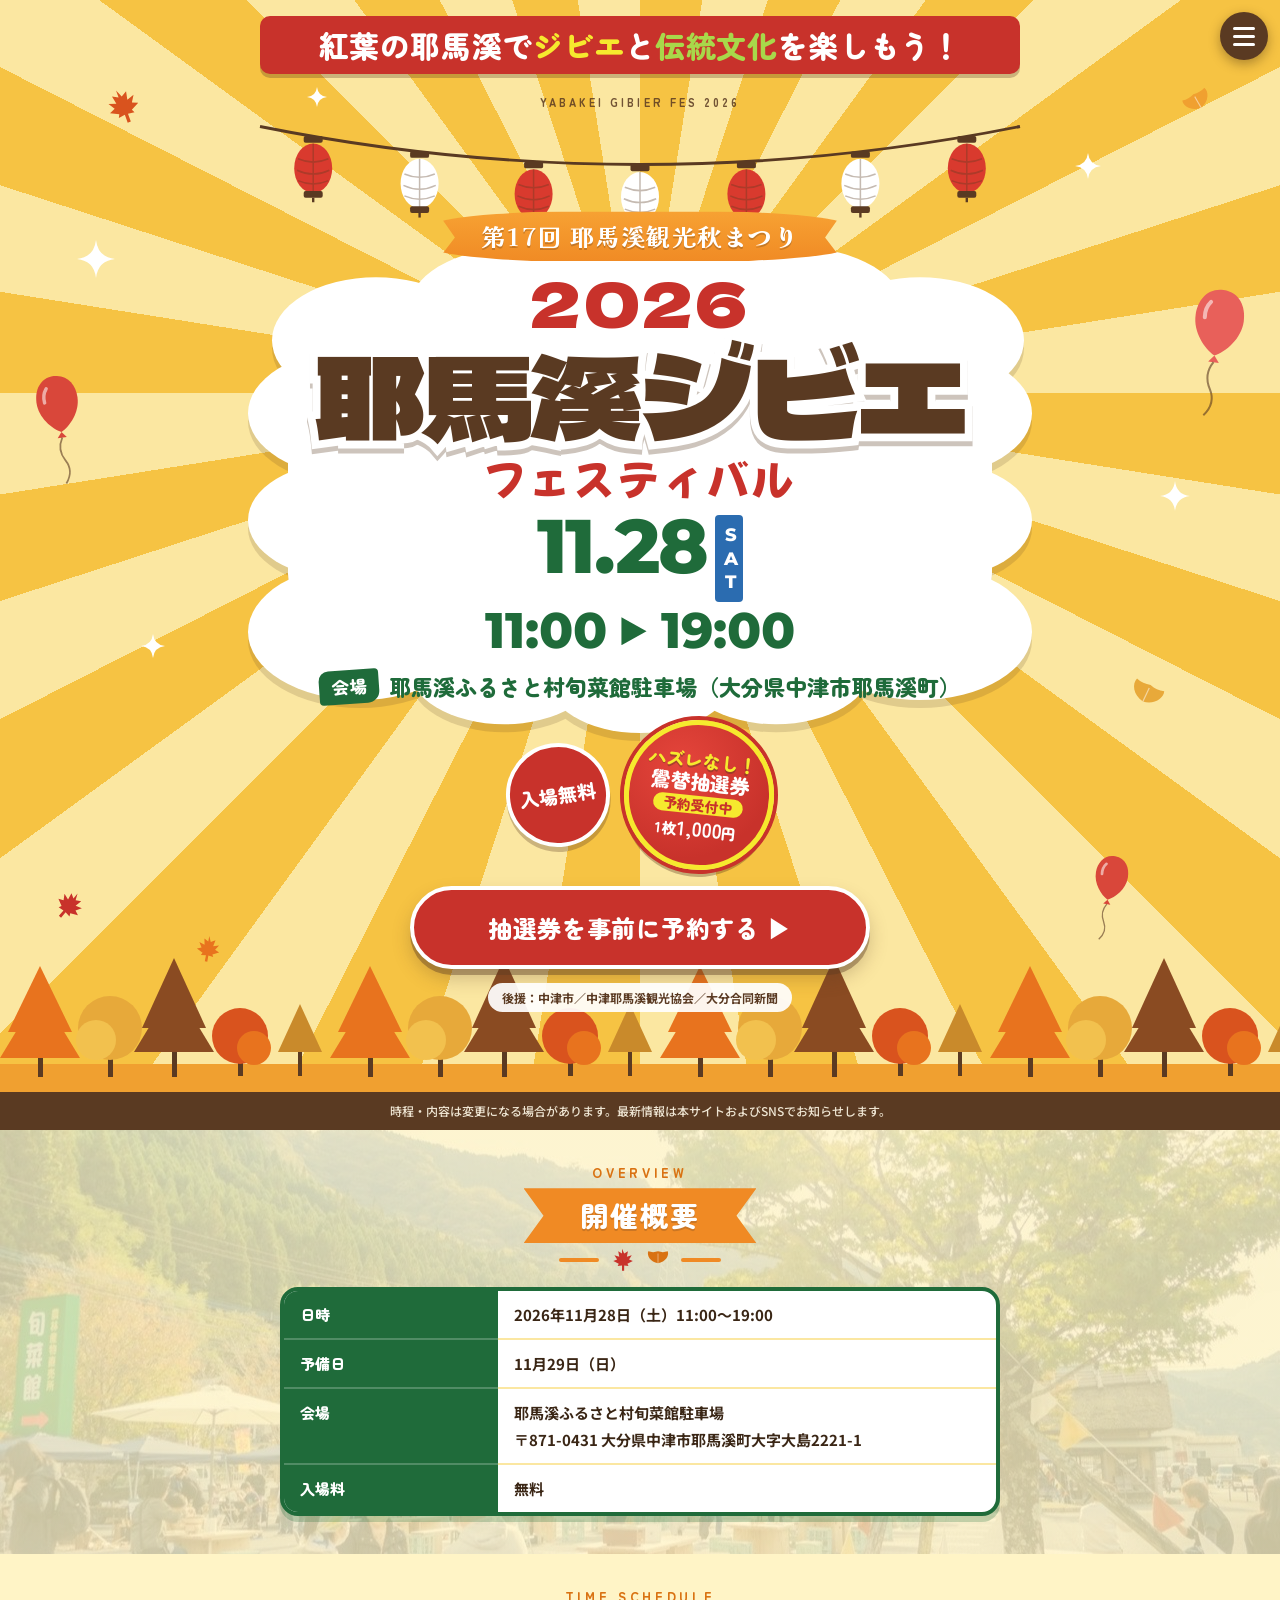
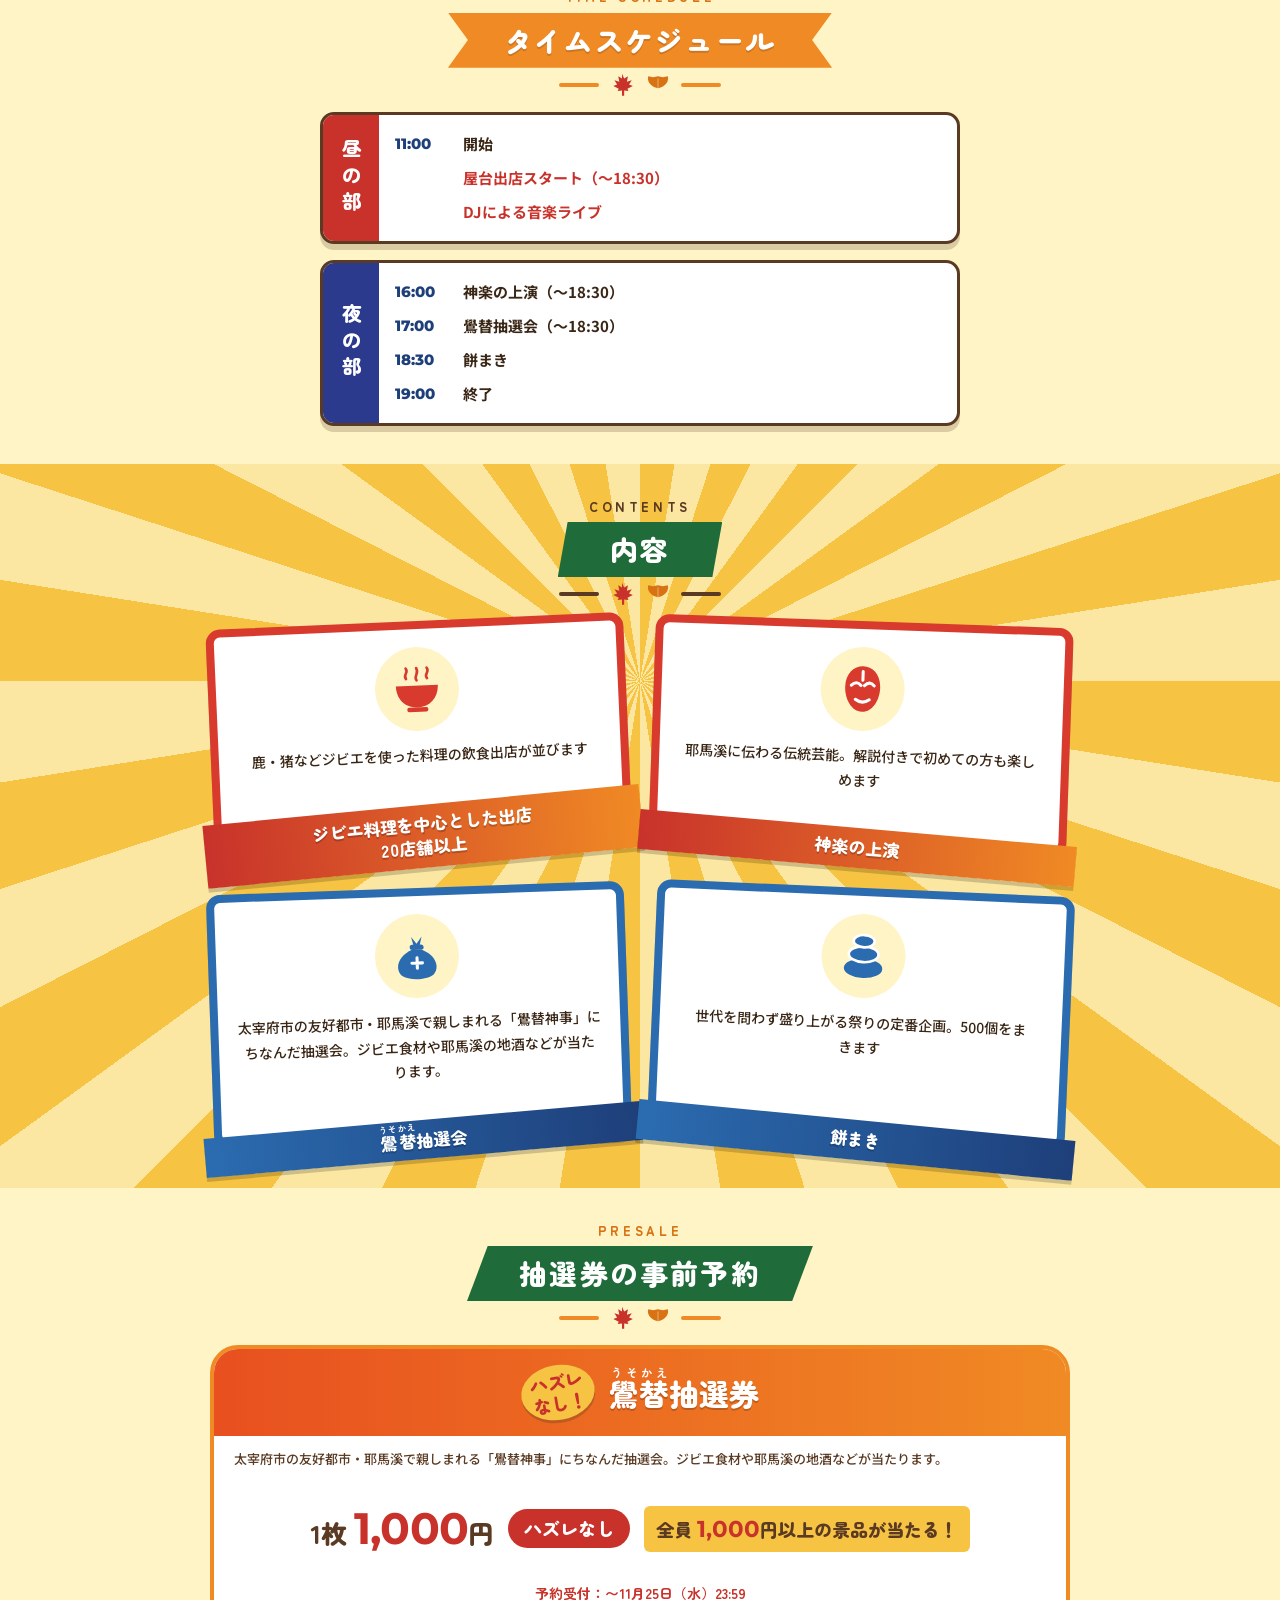
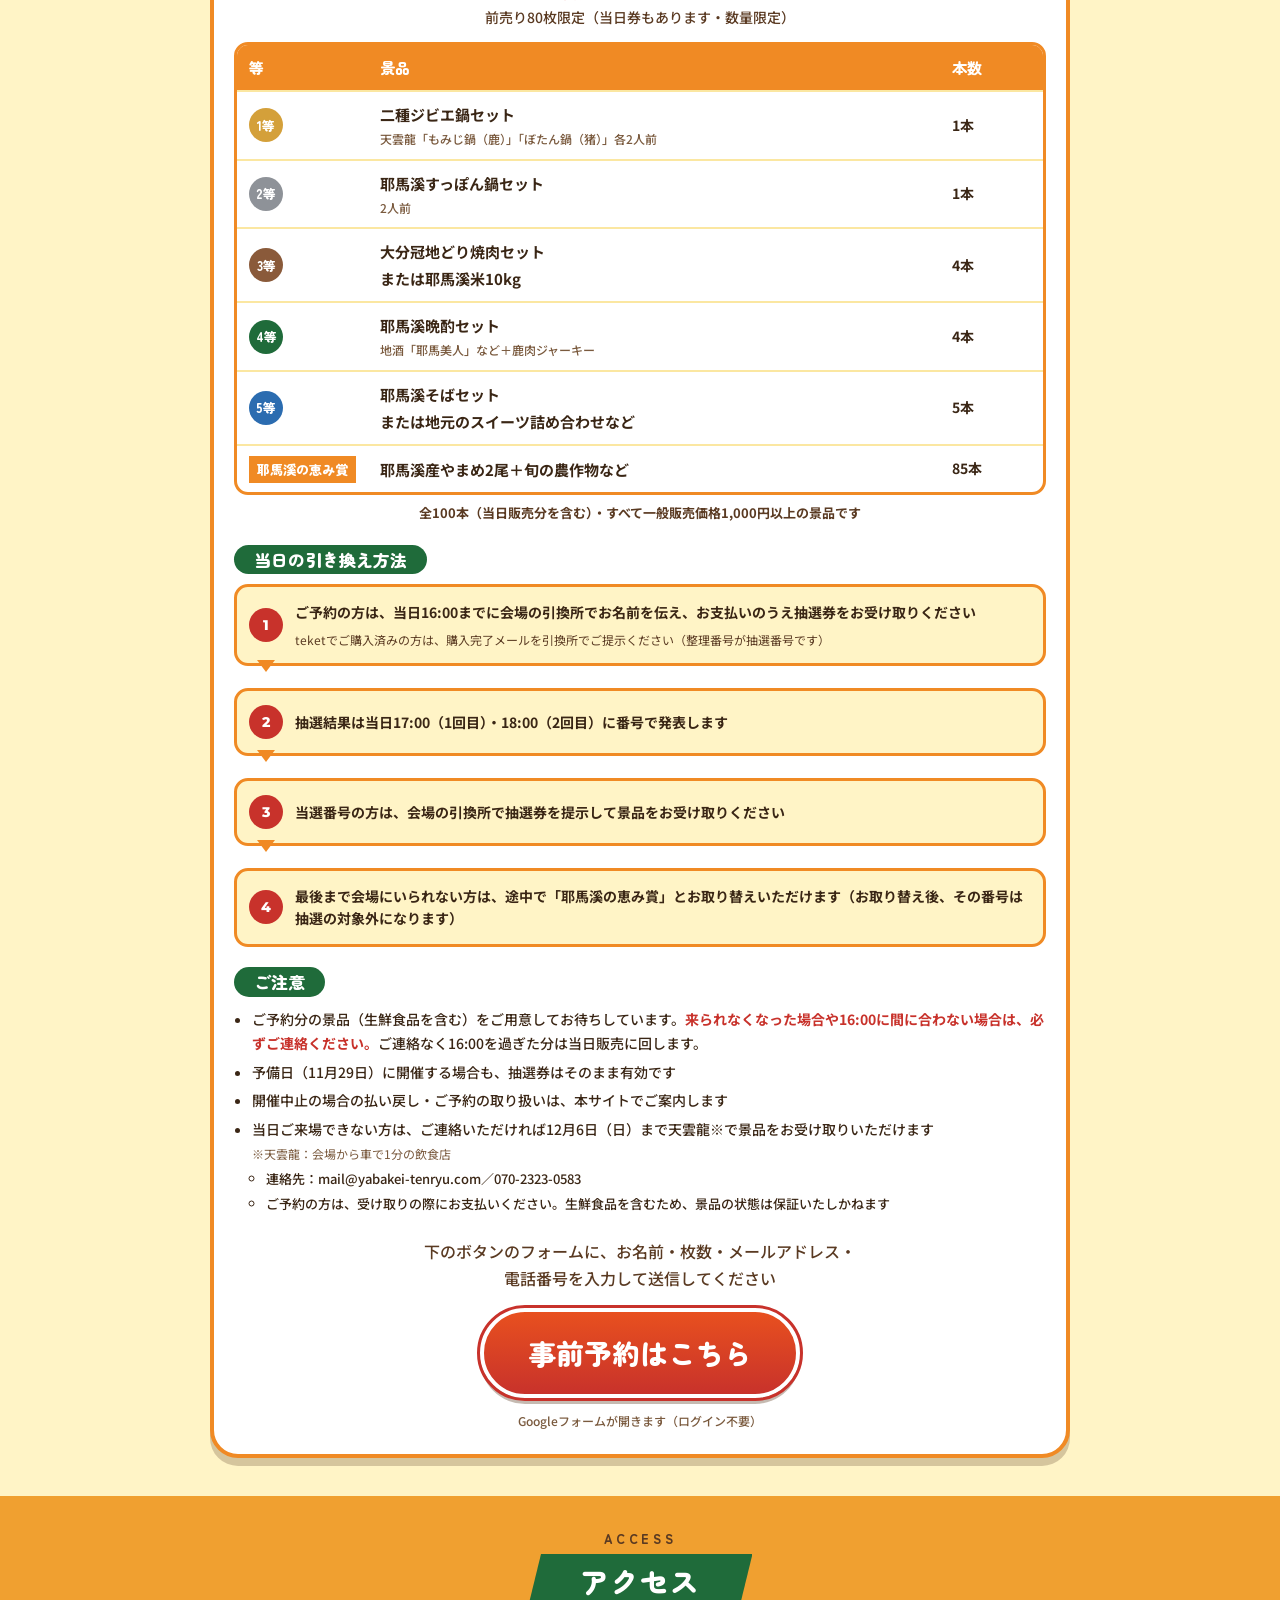
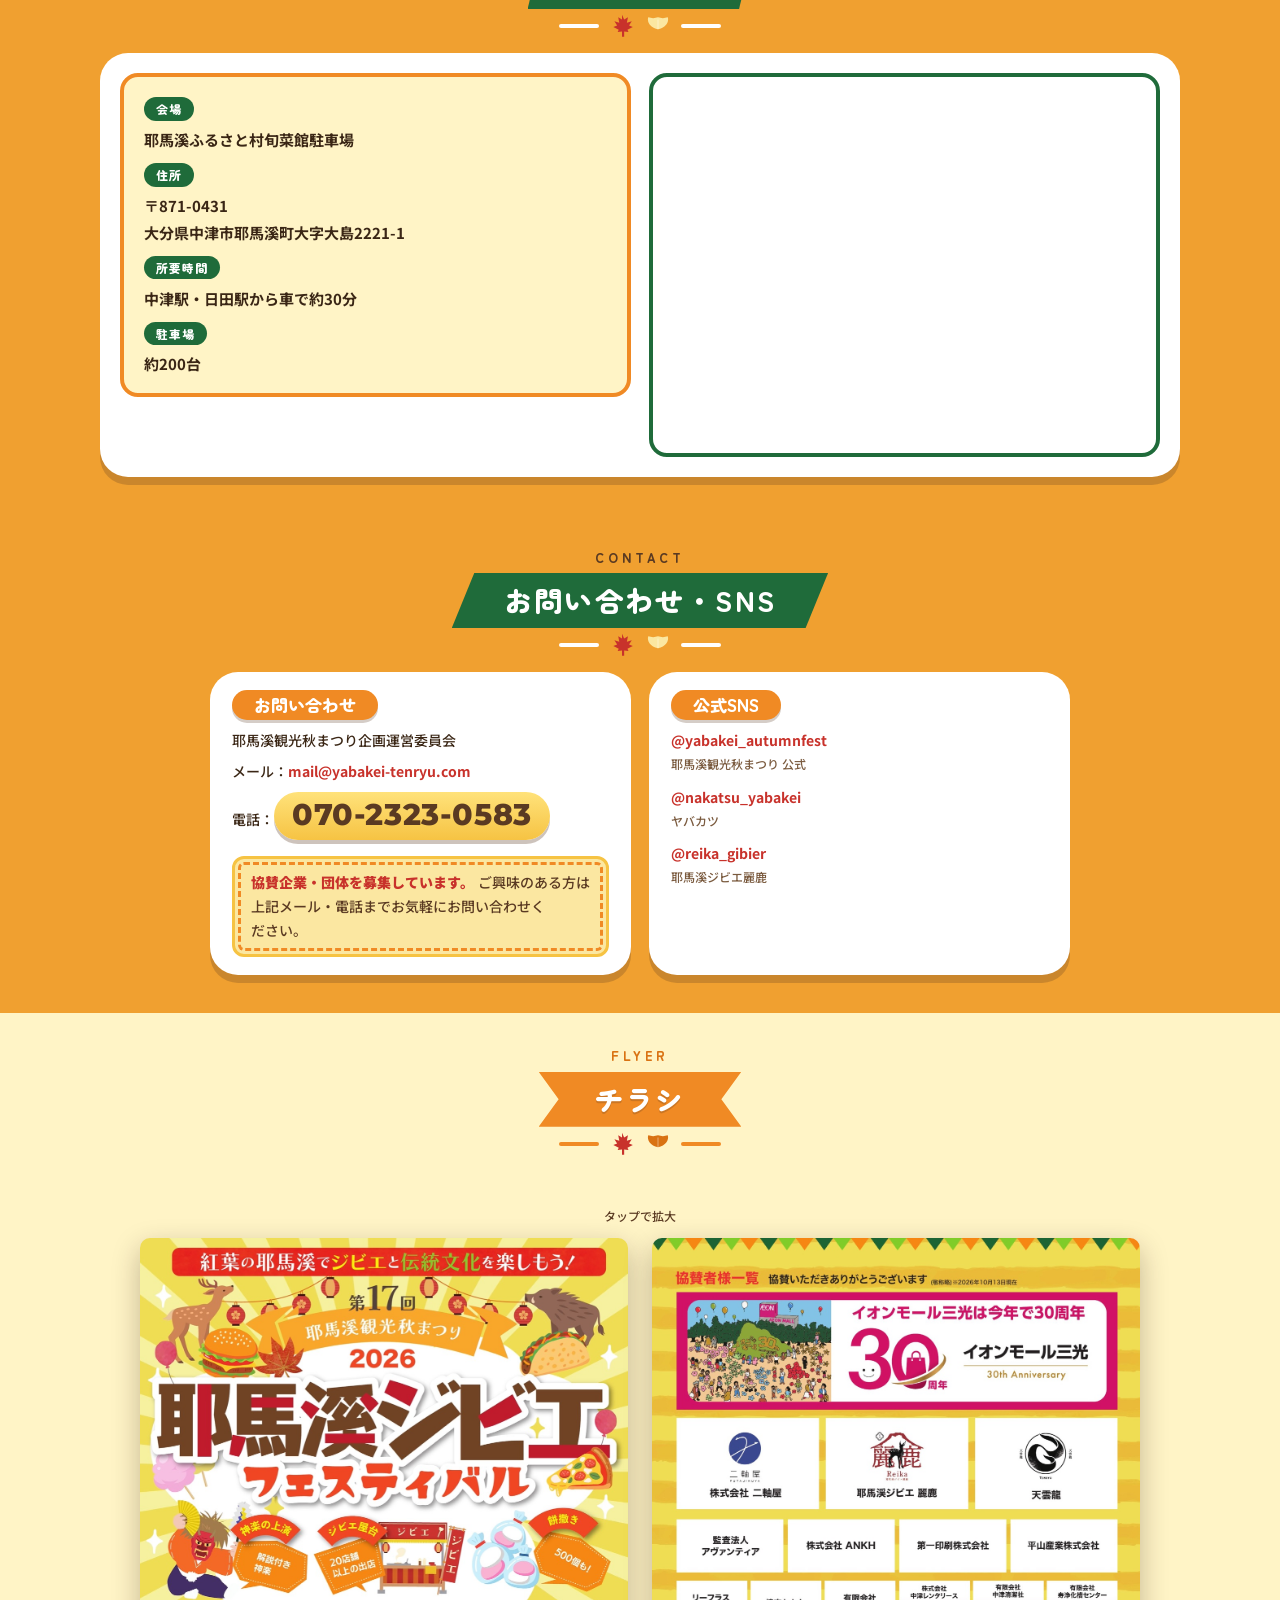
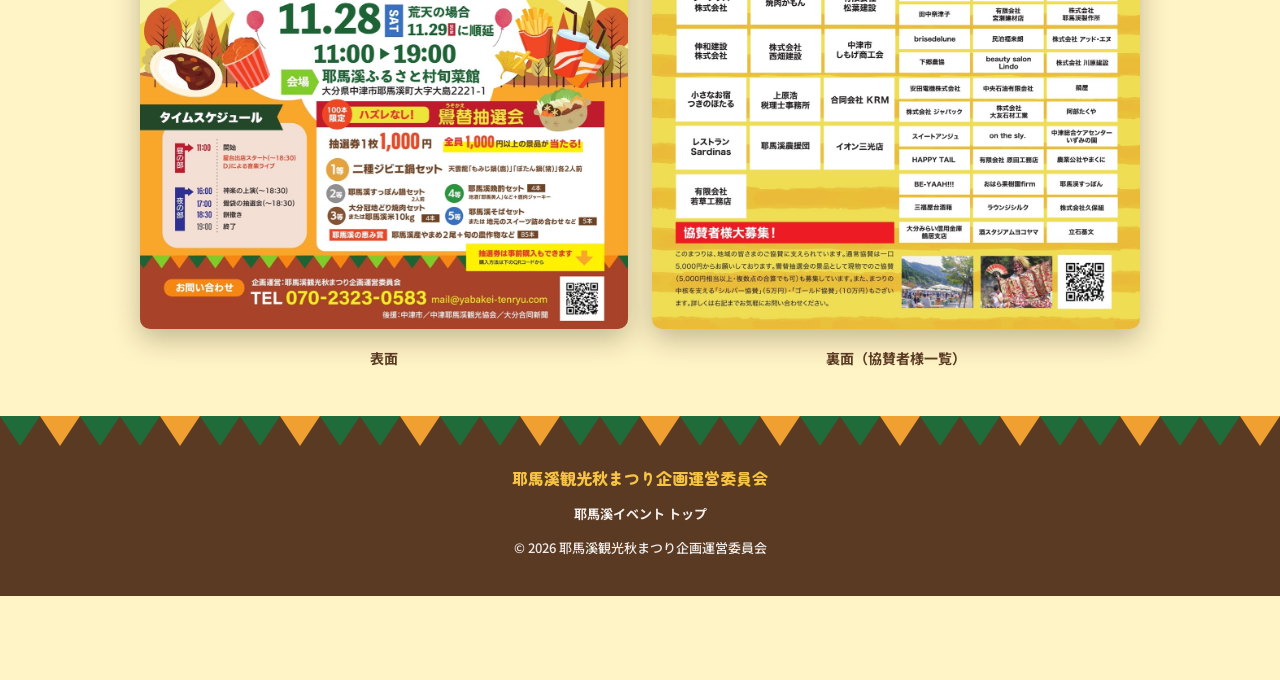
<file: index.html>
<!DOCTYPE html>
<html lang="ja">
<head>
<meta charset="UTF-8">
<meta name="viewport" content="width=device-width, initial-scale=1">
<title>耶馬溪ジビエフェス2026｜第17回 耶馬溪観光秋まつり｜11月28日（土） 旬菜館駐車場</title>
<meta name="description" content="2026年11月28日（土）11:00〜19:00、大分県中津市耶馬溪町の旬菜館駐車場で開催。耶馬溪ジビエフェス2026（第17回 耶馬溪観光秋まつり）。ジビエ料理を中心とした出店20店舗以上、神楽の上演、鷽替抽選会、餅まき。入場無料。">
<link rel="canonical" href="https://akimatsuri.yabakei-event.jp/">
<link rel="preconnect" href="https://fonts.googleapis.com">
<link rel="preconnect" href="https://fonts.gstatic.com" crossorigin>
<link href="https://fonts.googleapis.com/css2?family=Dela+Gothic+One&family=Mochiy+Pop+One&family=Kaisei+Tokumin:wght@800&family=Montserrat:wght@800&family=Zen+Maru+Gothic:wght@700;900&family=Noto+Sans+JP:wght@500;700&display=swap" rel="stylesheet">
<link rel="stylesheet" href="assets/css/style.css?v=20261118a">

<meta property="og:type" content="website">
<meta property="og:title" content="耶馬溪ジビエフェス2026｜第17回 耶馬溪観光秋まつり">
<meta property="og:description" content="2026年11月28日（土）11:00〜19:00、旬菜館駐車場（大分県中津市耶馬溪町）で開催。ジビエ料理を中心とした出店20店舗以上、神楽の上演、鷽替抽選会、餅まき。入場無料。">
<meta property="og:image" content="https://akimatsuri.yabakei-event.jp/assets/img/past-festival.jpg">
<meta property="og:url" content="https://akimatsuri.yabakei-event.jp/">
<meta property="og:locale" content="ja_JP">
<meta name="twitter:card" content="summary_large_image">
<meta name="twitter:title" content="耶馬溪ジビエフェス2026｜第17回 耶馬溪観光秋まつり">
<meta name="twitter:description" content="2026年11月28日（土）11:00〜19:00、旬菜館駐車場（大分県中津市耶馬溪町）で開催。ジビエ料理を中心とした出店20店舗以上、神楽の上演、鷽替抽選会、餅まき。入場無料。">
<meta name="twitter:image" content="https://akimatsuri.yabakei-event.jp/assets/img/past-festival.jpg">

<script type="application/ld+json">
{
  "@context": "https://schema.org",
  "@type": "Event",
  "name": "耶馬溪ジビエフェス2026｜第17回 耶馬溪観光秋まつり",
  "startDate": "2026-11-28T11:00+09:00",
  "endDate": "2026-11-28T19:00+09:00",
  "eventStatus": "https://schema.org/EventScheduled",
  "eventAttendanceMode": "https://schema.org/OfflineEventAttendanceMode",
  "location": {
    "@type": "Place",
    "name": "耶馬溪ふるさと村旬菜館駐車場",
    "address": {
      "@type": "PostalAddress",
      "streetAddress": "大字大島2221-1",
      "addressLocality": "中津市耶馬溪町",
      "addressRegion": "大分県",
      "postalCode": "871-0431",
      "addressCountry": "JP"
    }
  },
  "isAccessibleForFree": true,
  "organizer": {
    "@type": "Organization",
    "name": "耶馬溪観光秋まつり企画運営委員会",
    "email": "mail@yabakei-tenryu.com"
  },
  "image": "https://akimatsuri.yabakei-event.jp/assets/img/past-festival.jpg",
  "url": "https://akimatsuri.yabakei-event.jp/",
  "description": "ジビエ料理を中心とした出店20店舗以上、神楽の上演、鷽替抽選会、餅まき。入場無料。"
}
</script>
</head>
<body>

<svg width="0" height="0" style="position:absolute" aria-hidden="true" focusable="false">
  <defs>
    <symbol id="i-maple" viewBox="0 0 48 48"><path d="M24 3l4 9 7-4-2 10 9-3-5 8 7 3-10 5 2 4-8-1v10h-4V34l-8 1 2-4-10-5 7-3-5-8 9 3-2-10 7 4z" fill="currentColor"/></symbol>
    <symbol id="i-ginkgo" viewBox="0 0 48 48"><path d="M24 44V30M24 30C10 28 3 16 6 8c6 2 12 2 18 0 6 2 12 2 18 0 3 8-4 20-18 22z" fill="currentColor"/><path d="M24 30V12" stroke="#fff" stroke-opacity=".5" stroke-width="1.5" fill="none"/></symbol>
    <symbol id="i-lantern" viewBox="0 0 44 70"><rect x="12" y="0" width="20" height="7" rx="2" fill="#5A3A22"/><ellipse cx="22" cy="34" rx="20" ry="26" fill="currentColor"/><path d="M22 8v52M6 24q16 7 32 0M5 36q17 8 34 0M6 47q16 7 32 0" fill="none" stroke="#5A3A22" stroke-opacity=".35" stroke-width="1.6"/><rect x="12" y="58" width="20" height="7" rx="2" fill="#5A3A22"/><path d="M22 65v5" stroke="#5A3A22" stroke-width="2.5"/></symbol>
    <symbol id="i-balloon" viewBox="0 0 40 100"><path d="M20 4C8 4 2 14 2 25c0 13 10 24 18 28 8-4 18-15 18-28C38 14 32 4 20 4z" fill="currentColor"/><path d="M12 14q-4 5-3 12" fill="none" stroke="#fff" stroke-opacity=".55" stroke-width="3" stroke-linecap="round"/><path d="M20 53l-4 5h8z" fill="currentColor"/><path d="M20 58q-6 10 0 20t-2 20" fill="none" stroke="#5A3A22" stroke-opacity=".6" stroke-width="1.5"/></symbol>
    <symbol id="i-spark" viewBox="0 0 40 40"><path d="M20 0Q22 18 40 20Q22 22 20 40Q18 22 0 20Q18 18 20 0z" fill="#fff"/></symbol>
  </defs>
</svg>

<!-- 2026-11-15 各セクションへ飛ぶメニュー（戸高さん依頼）。右上に固定したボタンで開閉する -->
<button class="menu-btn" id="menu-btn" type="button" aria-label="メニューを開く" aria-expanded="false" aria-controls="menu-panel"><span></span><span></span><span></span></button>
<nav class="menu-panel" id="menu-panel" aria-label="ページ内メニュー" hidden>
  <ul>
    <li><a href="#overview">開催概要</a></li>
    <li><a href="#schedule">タイムスケジュール</a></li>
    <li><a href="#content">内容</a></li>
    <li><a href="#presale">抽選券の事前予約</a></li>
    <li><a href="#access">アクセス</a></li>
    <li><a href="#contact">お問い合わせ・SNS</a></li>
    <li><a href="#flyer">チラシ</a></li>
  </ul>
</nav>
<section class="hero">
  <svg class="deco balloon b1" viewBox="0 0 40 100" aria-hidden="true" focusable="false" style="color:#D9473A"><use href="#i-balloon"/></svg>
  <svg class="deco balloon b2" viewBox="0 0 40 100" aria-hidden="true" focusable="false" style="color:#E8605A"><use href="#i-balloon"/></svg>
  <svg class="deco balloon b3" viewBox="0 0 40 100" aria-hidden="true" focusable="false" style="color:#D9473A"><use href="#i-balloon"/></svg>
  <svg class="deco spark s1" viewBox="0 0 40 40" aria-hidden="true" focusable="false"><use href="#i-spark"/></svg>
  <svg class="deco spark s2" viewBox="0 0 40 40" aria-hidden="true" focusable="false"><use href="#i-spark"/></svg>
  <svg class="deco spark s3" viewBox="0 0 40 40" aria-hidden="true" focusable="false"><use href="#i-spark"/></svg>
  <svg class="deco spark s4" viewBox="0 0 40 40" aria-hidden="true" focusable="false"><use href="#i-spark"/></svg>
  <svg class="deco spark s5" viewBox="0 0 40 40" aria-hidden="true" focusable="false"><use href="#i-spark"/></svg>
  <svg class="deco leaf-d l1" viewBox="0 0 48 48" aria-hidden="true" focusable="false" style="color:#D9531E"><use href="#i-maple"/></svg>
  <svg class="deco leaf-d l2" viewBox="0 0 48 48" aria-hidden="true" focusable="false" style="color:#E8A93A"><use href="#i-ginkgo"/></svg>
  <svg class="deco leaf-d l3" viewBox="0 0 48 48" aria-hidden="true" focusable="false" style="color:#C8322B"><use href="#i-maple"/></svg>
  <svg class="deco leaf-d l4" viewBox="0 0 48 48" aria-hidden="true" focusable="false" style="color:#F0A030"><use href="#i-ginkgo"/></svg>
  <svg class="deco leaf-d l5" viewBox="0 0 48 48" aria-hidden="true" focusable="false" style="color:#E8731E"><use href="#i-maple"/></svg>

  <div class="container">
    <p class="catch">紅葉の耶馬溪で<span class="gb">ジビエ</span>と<span class="tb">伝統文化</span>を楽しもう！</p>
    <span class="eyebrow">YABAKEI GIBIER FES 2026</span>
    <svg class="lanterns" viewBox="0 0 800 125" aria-hidden="true" focusable="false">
      <path d="M0 10Q400 90 800 10" fill="none" stroke="#5A3A22" stroke-width="3"/>
      <use href="#i-lantern" x="34" y="20" width="44" height="70" style="color:#D93A2E"/>
      <use href="#i-lantern" x="146" y="36" width="44" height="70" style="color:#fff"/>
      <use href="#i-lantern" x="266" y="47" width="44" height="70" style="color:#D93A2E"/>
      <use href="#i-lantern" x="378" y="50" width="44" height="70" style="color:#fff"/>
      <use href="#i-lantern" x="490" y="47" width="44" height="70" style="color:#D93A2E"/>
      <use href="#i-lantern" x="610" y="36" width="44" height="70" style="color:#fff"/>
      <use href="#i-lantern" x="722" y="20" width="44" height="70" style="color:#D93A2E"/>
    </svg>
    <div class="stage">
      <svg class="cloud" viewBox="0 0 1000 1000" preserveAspectRatio="none" aria-hidden="true" focusable="false">
        <g fill="#fff"><rect x="60" y="150" width="880" height="720" rx="200"/><circle cx="170" cy="190" r="130"/><circle cx="340" cy="130" r="130"/><circle cx="520" cy="105" r="130"/><circle cx="700" cy="130" r="130"/><circle cx="850" cy="190" r="130"/><circle cx="140" cy="340" r="130"/><circle cx="860" cy="340" r="130"/><circle cx="130" cy="560" r="120"/><circle cx="870" cy="560" r="120"/><circle cx="150" cy="790" r="140"/><circle cx="330" cy="860" r="120"/><circle cx="500" cy="880" r="118"/><circle cx="670" cy="860" r="120"/><circle cx="850" cy="790" r="140"/></g>
      </svg>
      <h1><span class="ttl"><span class="t1">耶馬溪ジビエ</span><span class="t2">フェスティバル</span><span class="yr">2026</span></span><span class="en">第17回 耶馬溪観光秋まつり</span></h1>
      <p class="meta">
        <span class="vh">2026年11月28日（土）11:00〜19:00</span>
        <span class="dt" aria-hidden="true">
          <span class="d-row"><span class="d-big">11.28</span><span class="d-sat">SAT</span></span>
          <span class="t-row">11:00<span class="tri"></span>19:00</span>
        </span>
        <span class="venue"><span class="lbl">会場</span><span class="vname">耶馬溪ふるさと村旬菜館駐車場<span style="display:inline-block">（大分県中津市耶馬溪町）</span></span></span>
      </p>
    </div>
    <div class="badges"><span class="badge-free">入場無料</span><a class="badge-lottery" href="#presale" aria-label="ハズレなし 鷽替抽選券 予約受付中 1枚1,000円"><span class="l1">ハズレなし！</span><span class="l2">鷽替抽選券</span><span class="l3">予約受付中</span><span class="l4">1枚<b>1,000</b>円</span></a></div>
    <div class="hero-presale"><a class="btn-presale-l" href="#presale"><span class="nw">抽選券を</span><span class="nw">事前に予約する ▶</span></a></div>
    <p class="kouen">後援：中津市／中津耶馬溪観光協会／大分合同新聞</p>
  </div>

  <svg class="forest" aria-hidden="true" focusable="false">
    <defs>
      <pattern id="forest-tile" width="330" height="140" patternUnits="userSpaceOnUse">
        <rect x="0" y="112" width="330" height="28" fill="#F0A030"/>
        <g fill="#5A3A22"><rect x="38" y="95" width="5" height="30"/><rect x="108" y="95" width="5" height="30"/><rect x="172" y="85" width="5" height="40"/><rect x="238" y="98" width="5" height="26"/><rect x="298" y="100" width="4" height="24"/></g>
        <g fill="#E8731E"><polygon points="40,14 72,80 8,80"/><polygon points="40,40 80,106 0,106"/></g>
        <circle cx="110" cy="76" r="32" fill="#E7A93A"/><circle cx="96" cy="88" r="20" fill="#F2C14E"/>
        <g fill="#8A4B22"><polygon points="174,6 206,76 142,76"/><polygon points="174,34 214,100 134,100"/></g>
        <circle cx="240" cy="84" r="28" fill="#D9531E"/><circle cx="254" cy="96" r="17" fill="#E8731E"/>
        <g fill="#C98A2B"><polygon points="300,52 322,100 278,100"/></g>
      </pattern>
    </defs>
    <rect width="100%" height="100%" fill="url(#forest-tile)"/>
  </svg>
</section>

<!-- チラシが完成したらこのコメントを外し、assets/img/flyer.jpg を置く
<section class="flyer">
  <div class="container">
    <img src="assets/img/flyer.jpg" alt="耶馬溪ジビエフェス2026 チラシ">
  </div>
</section>
-->

<div class="disclaimer-band">
  時程・内容は変更になる場合があります。最新情報は本サイトおよびSNSでお知らせします。
</div>

<section class="section" id="overview">
  <h2 class="section-title"><span class="en">OVERVIEW</span><span class="ribbon">開催概要</span></h2>
  <div class="accent-line"><svg class="leaf l1" aria-hidden="true"><use href="#i-maple"/></svg><svg class="leaf l2" aria-hidden="true"><use href="#i-ginkgo"/></svg></div>
  <table class="overview-table">
    <tr><th>日時</th><td>2026年11月28日（土）11:00〜19:00</td></tr>
    <tr><th>予備日</th><td>11月29日（日）</td></tr>
    <tr><th>会場</th><td>耶馬溪ふるさと村旬菜館駐車場<br>〒871-0431 大分県中津市耶馬溪町大字大島2221-1</td></tr>
    <tr><th>入場料</th><td>無料</td></tr>
  </table>
</section>

<section class="section section-alt" id="schedule">
  <h2 class="section-title"><span class="en">TIME SCHEDULE</span><span class="ribbon">タイムスケジュール</span></h2>
  <div class="accent-line"><svg class="leaf l1" aria-hidden="true"><use href="#i-maple"/></svg><svg class="leaf l2" aria-hidden="true"><use href="#i-ginkgo"/></svg></div>
  <div class="schedule">
    <div class="sch-block day"><div class="sch-tab">昼の部</div>
      <ul class="sch-list">
        <li><span class="tm">11:00</span><span>開始</span></li>
        <li class="cont"><span class="tm">11:00</span><span class="sub">屋台出店スタート<span style="white-space:nowrap">（〜18:30）</span></span></li>
        <li class="cont"><span class="tm">11:00</span><span class="sub">DJによる音楽ライブ</span></li>
      </ul></div>
    <div class="sch-block night"><div class="sch-tab">夜の部</div>
      <ul class="sch-list">
        <li><span class="tm">16:00</span><span>神楽の上演（〜18:30）</span></li>
        <li><span class="tm">17:00</span><span>鷽替抽選会（〜18:30）</span></li>
        <li><span class="tm">18:30</span><span>餅まき</span></li>
        <li><span class="tm">19:00</span><span>終了</span></li>
      </ul></div>
  </div>
</section>

<section class="section section-alt" id="content">
  <h2 class="section-title"><span class="en">CONTENTS</span><span class="ribbon">内容</span></h2>
  <div class="accent-line"><svg class="leaf l1" aria-hidden="true"><use href="#i-maple"/></svg><svg class="leaf l2" aria-hidden="true"><use href="#i-ginkgo"/></svg></div>
  <div class="content-grid">
    <div class="content-card c1"><span class="tag" aria-hidden="true"></span><span class="icon"><svg viewBox="0 0 64 64" aria-hidden="true"><path d="M20 20c-4-5 4-7 0-12M32 22c-4-5 4-7 0-14M44 20c-4-5 4-7 0-12" fill="none" stroke="currentColor" stroke-width="3" stroke-linecap="round"/><path d="M8 28h48c0 14-9 25-24 25S8 42 8 28z" fill="currentColor"/><rect x="20" y="53" width="24" height="5" rx="2" fill="currentColor"/></svg></span>
      <h3>ジビエ料理を中心とした出店<br>20店舗以上</h3>
      <p>鹿・猪などジビエを使った料理の飲食出店が並びます</p>
    </div>
    <div class="content-card c2"><span class="tag" aria-hidden="true"></span><span class="icon"><svg viewBox="0 0 64 64" aria-hidden="true"><path d="M12 30C12 14 22 6 32 6s20 8 20 24c0 14-8 28-20 28S12 44 12 30z" fill="currentColor"/><path d="M19 28q6-6 11 0M34 28q6-6 11 0" fill="none" stroke="#fff" stroke-width="3.5" stroke-linecap="round"/><path d="M24 44q8 6 16 0" fill="none" stroke="#fff" stroke-width="3.5" stroke-linecap="round"/><path d="M32 12v10" stroke="#fff" stroke-width="3.5" stroke-linecap="round"/></svg></span>
      <h3>神楽の上演</h3>
      <p>耶馬溪に伝わる伝統芸能。解説付きで初めての方も楽しめます</p>
    </div>
    <div class="content-card c3"><span class="tag" aria-hidden="true"></span><span class="icon"><svg viewBox="0 0 64 64" aria-hidden="true"><path d="M26 10l6 8 6-8-3 12H29z" fill="currentColor"/><rect x="24" y="19" width="16" height="6" rx="3" fill="currentColor"/><path d="M26 25C10 32 6 46 14 54c8 6 28 6 36 0 8-8 4-22-12-29z" fill="currentColor"/><path d="M26 40h12M32 34v12" stroke="#fff" stroke-width="3.5" stroke-linecap="round"/></svg></span>
      <h3><ruby>鷽替<rt>うそかえ</rt></ruby>抽選会</h3>
      <p>太宰府市の友好都市・耶馬溪で親しまれる「鷽替神事」にちなんだ抽選会。ジビエ食材や耶馬溪の地酒などが当たります。</p>
    </div>
    <div class="content-card c4"><span class="tag" aria-hidden="true"></span><span class="icon"><svg viewBox="0 0 64 64" aria-hidden="true"><ellipse cx="32" cy="46" rx="22" ry="11" fill="currentColor"/><ellipse cx="32" cy="30" rx="17" ry="9" fill="currentColor" stroke="#fff" stroke-width="3"/><ellipse cx="32" cy="15" rx="12" ry="7" fill="currentColor" stroke="#fff" stroke-width="3"/></svg></span>
      <h3>餅まき</h3>
      <p>世代を問わず盛り上がる祭りの定番企画。500個をまきます</p>
    </div>
  </div>
</section>

<section class="section" id="presale">
  <h2 class="section-title"><span class="en">PRESALE</span><span class="ribbon">抽選券の事前予約</span></h2>
  <div class="accent-line"><svg class="leaf l1" aria-hidden="true"><use href="#i-maple"/></svg><svg class="leaf l2" aria-hidden="true"><use href="#i-ginkgo"/></svg></div>
  <div class="presale-panel">
    <div class="presale-head"><span class="nashi">ハズレ<br>なし！</span><span><ruby>鷽替<rt>うそかえ</rt></ruby>抽選券</span></div>
    <p class="presale-origin">太宰府市の友好都市・耶馬溪で親しまれる「鷽替神事」にちなんだ抽選会。ジビエ食材や耶馬溪の地酒などが当たります。</p>
    <div class="presale-body">
      <div class="price-row"><span class="price">1枚 <b>1,000</b>円</span><span class="no-miss">ハズレなし</span><span class="all">全員 <b>1,000</b>円以上の景品が当たる！</span></div>
      <p class="sale-info"><b>予約受付：〜11月25日（水）23:59</b><br>前売り80枚限定（当日券もあります・数量限定）</p>      <table class="prize-table">
        <thead><tr><th>等</th><th>景品</th><th>本数</th></tr></thead>
        <tbody>
<tr><td class="rank"><span class="num n1">1等</span></td><td class="item">二種ジビエ鍋セット<small>天雲龍「もみじ鍋（鹿）」「ぼたん鍋（猪）」各2人前</small></td><td class="cnt">1本</td></tr>
<tr><td class="rank"><span class="num n2">2等</span></td><td class="item">耶馬溪すっぽん鍋セット<small>2人前</small></td><td class="cnt">1本</td></tr>
<tr><td class="rank"><span class="num n3">3等</span></td><td class="item">大分冠地どり焼肉セット<br>または耶馬溪米10kg</td><td class="cnt">4本</td></tr>
<tr><td class="rank"><span class="num n4">4等</span></td><td class="item">耶馬溪晩酌セット<small>地酒「耶馬美人」など＋鹿肉ジャーキー</small></td><td class="cnt">4本</td></tr>
<tr><td class="rank"><span class="num n5">5等</span></td><td class="item">耶馬溪そばセット<br>または地元のスイーツ詰め合わせなど</td><td class="cnt">5本</td></tr>
<tr class="megumi-row"><td class="rank"><span class="megumi">耶馬溪の恵み賞</span></td><td class="item">耶馬溪産やまめ2尾＋旬の農作物など</td><td class="cnt">85本</td></tr>
        </tbody>
      </table>
      <p class="prize-total">全100本（当日販売分を含む）・すべて一般販売価格1,000円以上の景品です</p>
      <h3>当日の引き換え方法</h3>
      <ol class="steps">
        <li><span class="sn">1</span><span>ご予約の方は、当日16:00までに会場の引換所でお名前を伝え、お支払いのうえ抽選券をお受け取りください<small class="other-buyer">teketでご購入済みの方は、購入完了メールを引換所でご提示ください（整理番号が抽選番号です）</small></span></li>
        <li><span class="sn">2</span><span>抽選結果は当日17:00（1回目）・18:00（2回目）に番号で発表します</span></li>
        <li><span class="sn">3</span><span>当選番号の方は、会場の引換所で抽選券を提示して景品をお受け取りください</span></li>
        <li><span class="sn">4</span><span>最後まで会場にいられない方は、途中で「耶馬溪の恵み賞」とお取り替えいただけます（お取り替え後、その番号は抽選の対象外になります）</span></li>
      </ol>
      <h3>ご注意</h3>
      <ul class="notes">
        <li>ご予約分の景品（生鮮食品を含む）をご用意してお待ちしています。<span class="deadline">来られなくなった場合や16:00に間に合わない場合は、必ずご連絡ください。</span>ご連絡なく16:00を過ぎた分は当日販売に回します。</li>
        <li>予備日（11月29日）に開催する場合も、抽選券はそのまま有効です</li>
        <li>開催中止の場合の払い戻し・ご予約の取り扱いは、本サイトでご案内します</li>
        <li>当日ご来場できない方は、ご連絡いただければ12月6日（日）まで天雲龍※で景品をお受け取りいただけます<small class="note-ast">※天雲龍：会場から車で1分の飲食店</small>
          <ul class="sub">
            <li>連絡先：mail@yabakei-tenryu.com／070-2323-0583</li>
            <li>ご予約の方は、受け取りの際にお支払いください。生鮮食品を含むため、景品の状態は保証いたしかねます</li>
          </ul>
        </li>
      </ul>
    </div>
    <div class="buy-wrap">
      <!-- 2026-11-08 teket のサービス停止（11/5〜・再開未定）により一時停止。元のボタン：
      <a class="btn-buy" href="https://teket.jp/20419/81480" target="_blank" rel="noopener">事前購入はこちら</a>
      <p class="buy-sub">販売サービス：teket（電子チケット）</p>
      -->
      <!-- 2026-11-15 LivePocket の販売を取り下げ（購入までの手順が多く離脱が多いため）。Googleフォームの予約に戻す -->
      <!-- 2026-11-17 戸高さん指示：オンライン販売に戻す見込みは小さいので、「一時的にフォーム」ではなく、予約はフォームで受け付ける恒久の案内にする（赤枠のお知らせを外した） -->
      <p class="buy-lead"><span class="nw">下のボタンのフォームに、</span><span class="nw">お名前・枚数・</span><span class="nw">メールアドレス・</span><span class="nw">電話番号を入力して</span><span class="nw">送信してください</span></p>
      <a class="btn-buy" href="https://docs.google.com/forms/d/e/1FAIpQLSc8lwQLOoc8101WXLY7x5iMJCV8nphyqMubbkmvDXMGAAa8lA/viewform" target="_blank" rel="noopener">事前予約はこちら</a>
      <p class="buy-sub">Googleフォームが開きます（ログイン不要）</p>
      <!-- 2026-11-11〜15 の LivePocket ボタン（取り下げ）：
      <a class="btn-buy" href="https://livepocket.jp/e/98pzi" target="_blank" rel="noopener">事前購入はこちら</a>
      <p class="buy-sub">販売サービス：LivePocket（電子チケット）・購入時にシステム利用料165円/枚がかかります</p>
      -->
    </div>
  </div>
</section>

<section class="section" id="access">
  <h2 class="section-title"><span class="en">ACCESS</span><span class="ribbon">アクセス</span></h2>
  <div class="accent-line"><svg class="leaf l1" aria-hidden="true"><use href="#i-maple"/></svg><svg class="leaf l2" aria-hidden="true"><use href="#i-ginkgo"/></svg></div>
  <div class="access-grid">
    <div class="access-info">
      <dl>
        <dt>会場</dt>
        <dd>耶馬溪ふるさと村旬菜館駐車場</dd>
        <dt>住所</dt>
        <dd>〒871-0431<br>大分県中津市耶馬溪町大字大島2221-1</dd>
        <dt>所要時間</dt>
        <dd>中津駅・日田駅から車で約30分</dd>
        <dt>駐車場</dt>
        <dd>約200台</dd>
      </dl>
    </div>
    <div class="map-frame">
      <iframe src="https://www.google.com/maps?q=大分県中津市耶馬溪町大字大島2221-1&output=embed" loading="lazy" title="会場地図（耶馬溪ふるさと村旬菜館駐車場）" allowfullscreen></iframe>
    </div>
  </div>
</section>

<section class="section section-alt" id="contact">
  <h2 class="section-title"><span class="en">CONTACT</span><span class="ribbon">お問い合わせ・SNS</span></h2>
  <div class="accent-line"><svg class="leaf l1" aria-hidden="true"><use href="#i-maple"/></svg><svg class="leaf l2" aria-hidden="true"><use href="#i-ginkgo"/></svg></div>
  <div class="contact-grid">
    <div class="contact-box">
      <h3>お問い合わせ</h3>
      <p>耶馬溪観光秋まつり企画運営委員会</p>
      <p>メール：<a href="mailto:mail@yabakei-tenryu.com">mail@yabakei-tenryu.com</a></p>
      <p>電話：<a href="tel:07023230583">070-2323-0583</a></p>
      <div class="sponsor-note"><strong>協賛企業・団体を募集しています。</strong>ご興味のある方は上記メール・電話までお気軽にお問い合わせください。</div>
    </div>
    <div class="contact-box">
      <h3>公式SNS</h3>
      <ul class="sns-list">
        <li><a href="https://www.instagram.com/yabakei_autumnfest" target="_blank" rel="noopener">@yabakei_autumnfest</a><span class="handle">耶馬溪観光秋まつり 公式</span></li>
        <li><a href="https://www.instagram.com/nakatsu_yabakei" target="_blank" rel="noopener">@nakatsu_yabakei</a><span class="handle">ヤバカツ</span></li>
        <li><a href="https://www.instagram.com/reika_gibier" target="_blank" rel="noopener">@reika_gibier</a><span class="handle">耶馬溪ジビエ麗鹿</span></li>
      </ul>
    </div>
  </div>
</section>

<section class="section sponsors-s" id="flyer">
  <h2 class="section-title"><span class="en">FLYER</span><span class="ribbon">チラシ</span></h2>
  <div class="accent-line"><svg class="leaf l1" aria-hidden="true"><use href="#i-maple"/></svg><svg class="leaf l2" aria-hidden="true"><use href="#i-ginkgo"/></svg></div>
  <div class="flyer-sec" id="sponsors">
    <p class="zoom" style="margin:0 0 12px">タップで拡大</p>
    <div class="flyer-grid">
      <figure><a href="assets/img/flyer-front-full.jpg" target="_blank" rel="noopener"><img src="assets/img/flyer-front.jpg" alt="耶馬溪ジビエフェス2026 チラシ（表面）" width="1200" height="1697" loading="lazy"></a><figcaption>表面</figcaption></figure>
      <figure><a href="assets/img/flyer-back-full.jpg" target="_blank" rel="noopener"><img src="assets/img/flyer-back.jpg" alt="チラシ（裏面）協賛者様一覧（2026年10月13日現在）" width="1200" height="1697" loading="lazy"></a><figcaption>裏面（協賛者様一覧）</figcaption></figure>
    </div>
  </div>
</section>


<footer class="site-footer">
  <div class="org">耶馬溪観光秋まつり企画運営委員会</div>
  <nav>
    <a href="https://yabakei-event.jp/">耶馬溪イベント トップ</a>
  </nav>
  <p>&copy; 2026 耶馬溪観光秋まつり企画運営委員会</p>
</footer>

<a class="fab hide" id="fab" href="#presale">鷽替抽選券を予約する</a>
<script>
(function(){var f=document.getElementById('fab'),h=document.querySelector('.hero'),p=document.getElementById('presale'),vh=true,vp=false;
function u(){f.classList.toggle('hide',vh||vp)}
var io=new IntersectionObserver(function(es){es.forEach(function(e){if(e.target===h)vh=e.isIntersecting;else vp=e.isIntersecting});u()});
io.observe(h);io.observe(p)})();
</script>
<script>
(function(){var b=document.getElementById('menu-btn'),p=document.getElementById('menu-panel');
function set(o){b.setAttribute('aria-expanded',o);b.setAttribute('aria-label',o?'メニューを閉じる':'メニューを開く');p.hidden=!o;b.classList.toggle('open',o)}
b.addEventListener('click',function(){set(p.hidden)});
p.addEventListener('click',function(e){if(e.target.closest('a'))set(false)});
document.addEventListener('keydown',function(e){if(e.key==='Escape')set(false)});
document.addEventListener('click',function(e){if(!p.hidden&&!p.contains(e.target)&&!b.contains(e.target))set(false)})})();
</script>
<script>
/* 2026-11-15 文末の泣き別れ防止（戸高さん指摘「一文字だけで折り返してるの良くない」）。
   ルール：文のかたまり（段落・<br>の手前）ごとに、最後の3文字（句読点・閉じかっこは数えない）を改行させない（最後の行は必ず3文字以上）。
   両端揃え（均等割り付け）は使わない。字間が大きく広がる行ができ、かえって変な空きに見えるため（同日確認）。
   点検は scripts/check-orphans.js。 */
(function(){var TAIL=3,MIN=9,boxes=[];
function blk(el){var d=getComputedStyle(el).display;return d.indexOf('inline')!==0||d==='inline-block'||d==='inline-flex'}
function glue(t){var s=t.nodeValue,m=s.match(/\s*$/),end=s.length-m[0].length,cut=end,n=0;
 while(cut>0&&n<TAIL){cut--;if(!/[\s。、．，）」』】！？!?)\]・…▶]/.test(s[cut]))n++}
 while(cut>0&&/[0-9A-Za-z０-９（(「『【〜~:：.,\-]/.test(s[cut-1]))cut--;/* 数字と単位・かっこの中身を分けない */
 if(cut===0&&n<TAIL)return;var w=document.createElement('span');w.className='nw';
 w.textContent=s.slice(cut,end);var rest=document.createTextNode(s.slice(end));t.nodeValue=s.slice(0,cut);
 t.parentNode.insertBefore(w,t.nextSibling);w.parentNode.insertBefore(rest,w.nextSibling)}
var tw=document.createTreeWalker(document.body,NodeFilter.SHOW_TEXT|NodeFilter.SHOW_ELEMENT),list=[],cur=null,box=null,len=0;
function flush(){if(cur&&len>=MIN)list.push(cur);cur=null;len=0}
for(var n=tw.nextNode();n;n=tw.nextNode()){
 if(n.nodeType===1){if(n.tagName==='BR'||n.tagName==='SCRIPT'||n.tagName==='STYLE'||blk(n))flush();continue}
 if(!n.nodeValue.trim())continue;var p=n.parentElement;if(/^(SCRIPT|STYLE)$/.test(p.tagName))continue;
 var b=p;while(b&&!blk(b))b=b.parentElement;if(b!==box){flush();box=b;if(boxes.indexOf(b)<0)boxes.push(b)}
 cur=n;len+=n.nodeValue.replace(/\s/g,'').length}
flush();list.forEach(function(t){var d=getComputedStyle(t.parentNode).display;if(/flex|grid/.test(d))return;/* 横並びの枠の直下に区切りを入れると別の部品として離れて並ぶため触らない */if(t.nodeValue.replace(/\s/g,'').length>=TAIL)glue(t)});})();
</script>
</body>
</html>
</file>
<file: assets/css/style.css>
/* ============================================================
   耶馬溪ジビエフェス2026 告知サイト CSS
   チラシ（黄の放射ストライプ・焦げ茶の極太題字・リボン見出し）に合わせたデザイン
   外部読み込み: Google Fonts（Dela Gothic One / Mochiy Pop One / Kaisei Tokumin / Montserrat / Zen Maru Gothic / Noto Sans JP）のみ
   ============================================================ */

:root {
  --yellow:      #F6C343;
  --yellow-pale: #FBE7A1;
  --orange:      #F08A24;
  --orange-deep: #D97212;
  --brown:       #5A3A22;
  --red:         #C8322B;
  --green:       #1F6B3A;
  --blue:        #2B6CB0;
  --navy:        #1E3F7A;
  --cream:       #FFF4C6;
  --ground:      #F0A030;
  --white:       #FFFFFF;
  --text:        #3A2615;

  --font-head: "Zen Maru Gothic", "Hiragino Maru Gothic ProN", "Hiragino Sans", "Yu Gothic", Meiryo, sans-serif;
  --font-body: "Noto Sans JP", -apple-system, BlinkMacSystemFont, "Hiragino Sans", "Yu Gothic", Meiryo, sans-serif;
  --max-width: 1080px;
  --font-title: "Dela Gothic One", "Hiragino Sans", "Yu Gothic", sans-serif;
  --font-pop: "Mochiy Pop One", "Zen Maru Gothic", sans-serif;
  --font-mincho: "Kaisei Tokumin", "Hiragino Mincho ProN", "Yu Mincho", serif;
  --font-num: "Montserrat", "Helvetica Neue", Arial, sans-serif;
}

* { box-sizing: border-box; }

html { scroll-behavior: smooth; }

body {
  margin: 0;
  font-family: var(--font-body);
  font-weight: 500;
  color: var(--text);
  background: var(--cream);
  line-height: 1.8;
  overflow-x: hidden;
}

img { max-width: 100%; height: auto; display: block; }

a { color: var(--red); text-decoration: none; font-weight: 700; }
a:hover { text-decoration: underline; }

h1, h2, h3, h4 { font-family: var(--font-head); font-weight: 900; line-height: 1.4; margin: 0; }

p { margin: 0 0 1em; }

.container { max-width: var(--max-width); margin: 0 auto; padding: 0 20px; }

/* ---------------- ヒーロー ---------------- */
.hero {
  position: relative;
  color: var(--brown);
  background:
    repeating-conic-gradient(from 0deg at 50% 36%,
      #F6C343 0deg 9deg,
      #FBE7A1 9deg 18deg);
  background-color: #F6C343;
  padding: 16px 16px 80px;
  isolation: isolate;
  overflow: hidden;
}

.vh {
  position: absolute !important;
  width: 1px; height: 1px;
  margin: -1px; padding: 0; border: 0;
  overflow: hidden;
  clip: rect(0 0 0 0);
  clip-path: inset(50%);
  white-space: nowrap;
}

.hero .container { position: relative; text-align: center; }

.hero .eyebrow {
  display: inline-block;
  position: relative;
  z-index: 2;
  color: var(--brown);
  font-family: var(--font-head);
  font-weight: 900;
  font-size: 11px;
  letter-spacing: 0.28em;
  margin-bottom: 4px;
  opacity: 0.85;
}

.lanterns {
  position: relative;
  z-index: 2;
  display: block;
  width: 100%;
  max-width: 760px;
  height: auto;
  margin: 0 auto 12px;
  overflow: visible;
}

/* 飾り（すべて題字の背面） */
.deco { position: absolute; z-index: 0; pointer-events: none; height: auto; }
.balloon { width: 46px; }
.balloon.b1 { left: 3%;  top: 34%; transform: rotate(-8deg); }
.balloon.b2 { right: 3%; top: 26%; width: 54px; transform: rotate(8deg); }
.balloon.b3 { right: 12%; bottom: 150px; width: 36px; transform: rotate(10deg); }
.spark { width: 34px; }
.spark.s1 { left: 6%;  top: 22%; width: 38px; }
.spark.s2 { right: 7%; top: 44%; width: 30px; }
.spark.s3 { left: 11%; top: 58%; width: 24px; }
.spark.s4 { right: 14%; top: 14%; width: 26px; }
.spark.s5 { left: 24%; top: 8%; width: 20px; }
.leaf-d { width: 40px; }
.leaf-d.l1 { left: 8%;  top: 8%;  transform: rotate(-20deg); }
.leaf-d.l2 { right: 9%; top: 62%; transform: rotate(25deg); }
.leaf-d.l3 { left: 4%;  bottom: 170px; width: 34px; transform: rotate(40deg); }
.leaf-d.l4 { right: 5%; top: 8%; width: 34px; transform: rotate(-30deg); }
.leaf-d.l5 { left: 15%; bottom: 128px; width: 30px; transform: rotate(10deg); }

.forest {
  position: absolute;
  left: 0; right: 0; bottom: 0;
  width: 100%;
  height: 140px;
  z-index: 1;
  pointer-events: none;
}

/* 題字ブロック（白い雲形） */
.stage {
  position: relative;
  z-index: 2;
  max-width: 800px;
  margin: 0 auto;
  padding: 54px 36px 30px;
}

.cloud {
  position: absolute;
  inset: 0;
  width: 100%;
  height: 100%;
  z-index: -1;
  filter: drop-shadow(0 8px 0 rgba(90, 58, 34, 0.16));
}

.hero h1 {
  display: flex;
  flex-direction: column;
  align-items: center;
  margin: 0 0 8px;
}

/* 副題リボン（オレンジ・燕尾） */
.hero h1 .en {
  order: -1;
  position: relative;
  display: block;
  background: linear-gradient(180deg, #F7A233 0%, var(--orange) 100%);
  color: var(--white);
  font-family: var(--font-mincho);
  font-size: clamp(13px, 3.9vw, 24px);
  font-weight: 800;
  letter-spacing: 0.06em;
  padding: 9px 44px 11px;
  margin: -92px 0 6px;
  max-width: calc(100% + 40px);
  border-radius: 50% / 14px;
  clip-path: polygon(0 4%, 100% 4%, calc(100% - 18px) 52%, 100% 96%, 0 96%, 18px 52%);
  text-shadow: 0 2px 0 rgba(90, 58, 34, 0.3);
  white-space: nowrap;
}

.hero h1 .ttl {
  display: flex;
  flex-direction: column;
  align-items: center;
  font-family: var(--font-title);
  font-weight: 400;
  color: var(--brown);
  line-height: 1.05;
}

.hero h1 .ttl > * { display: block; }
.hero h1 .yr { order: -1; color: var(--red); font-size: clamp(26px, 8.4vw, 62px); letter-spacing: 0.04em; }
.hero h1 .t1 {
  font-size: clamp(40px, 13.6vw, 112px);
  letter-spacing: -0.03em;
  white-space: nowrap;
  /* 焦げ茶一色＋白の縁取り＋影（チラシの存在感） */
  -webkit-text-stroke: 0.14em #fff;
  paint-order: stroke fill;
  filter: drop-shadow(0 0.045em 0 rgba(90, 58, 34, 0.3));
}
.hero h1 .t2 { font-family: var(--font-pop); color: var(--red); font-size: clamp(16px, 5.2vw, 42px); letter-spacing: 0.06em; margin-top: 4px; white-space: nowrap; }

/* 日付ブロック（題字が最大 > 日付 > 時刻） */
.hero .meta {
  --dt: clamp(34px, 9.2vw, 76px);   /* 日付の文字サイズ＝題字の約0.68倍 */
  margin: 0 auto;
  display: flex;
  flex-direction: column;
  align-items: center;
  gap: 2px;
  font-family: var(--font-num);
  font-weight: 800;
  color: var(--green);
}

.hero .meta .dt { display: flex; flex-direction: column; align-items: center; gap: 0; }

.hero .meta .d-row { display: flex; align-items: stretch; justify-content: center; gap: 8px; }

.hero .meta .d-big {
  font-size: var(--dt);
  line-height: 1;
  letter-spacing: -0.03em;
  white-space: nowrap;
}

.hero .meta .d-sat {
  align-self: flex-start;
  margin-top: 0.4em;
  background: var(--blue);
  color: var(--white);
  font-size: max(11px, calc(var(--dt) * 0.24));
  line-height: 1;
  writing-mode: vertical-rl;
  text-orientation: upright;
  letter-spacing: 0.04em;
  padding: 8px 5px;
  border-radius: 4px;
}

.hero .meta .t-row {
  display: flex;
  align-items: center;
  justify-content: center;
  gap: 0.28em;
  font-size: calc(var(--dt) * 0.66);   /* 時刻＝日付の約0.66倍 */
  line-height: 1.15;
  white-space: nowrap;
}

.hero .meta .tri {
  display: inline-block;
  width: 0.5em; height: 0.56em;
  background: var(--green);
  clip-path: polygon(0 0, 100% 50%, 0 100%);
}

.hero .meta .venue {
  display: flex;
  align-items: center;
  justify-content: center;
  gap: 10px;
  margin-top: 8px;
  font-family: var(--font-head);
  font-weight: 900;
  color: var(--green);
  font-size: clamp(14px, 3.7vw, 22px);
  line-height: 1.45;
  text-align: left;
}

.hero .meta .venue .lbl {
  flex: none;
  background: var(--green);
  color: var(--white);
  border-radius: 10px 4px 12px 4px;
  font-size: 0.8em;
  padding: 4px 12px;
  transform: rotate(-4deg);
}

.badge-free {
  position: relative;
  z-index: 2;
  display: inline-flex;
  align-items: center;
  justify-content: center;
  width: 104px;
  height: 104px;
  margin-top: -14px;
  background: var(--red);
  color: var(--white);
  border: 4px solid var(--white);
  border-radius: 50%;
  font-family: var(--font-head);
  font-weight: 900;
  font-size: 19px;
  line-height: 1.2;
  text-align: center;
  white-space: nowrap;
  box-shadow: 0 5px 0 rgba(90, 58, 34, 0.3);
  transform: rotate(-8deg);
}

/* ---------------- チラシ（準備中・コメントアウト解除後に使用） ---------------- */
.flyer { padding: 40px 20px 0; text-align: center; }
.flyer img {
  max-width: 720px;
  width: 100%;
  margin: 0 auto;
  border-radius: 10px;
  box-shadow: 0 8px 24px rgba(40, 20, 10, 0.15);
}

/* ---------------- 免責帯 ---------------- */
.disclaimer-band {
  background: var(--brown);
  color: rgba(255, 248, 231, 0.9);
  font-size: 12px;
  text-align: center;
  padding: 8px 16px;
}

/* ---------------- セクション共通 ---------------- */
.section { padding: 34px 16px 38px; background: var(--cream); overflow-x: clip; }
/* 開催概要：過去開催の写真をうっすら敷く（上に生成りを重ねて文字の読みやすさを保つ） */
#overview {
  background:
    linear-gradient(rgba(255, 244, 198, .78), rgba(255, 244, 198, .78)),
    url('../img/past-festival.jpg') center / cover no-repeat;
}

#content {
  background:
    repeating-conic-gradient(from 0deg at 50% 30%,
      #F6C343 0deg 9deg,
      #FBE7A1 9deg 18deg);
  background-color: #F6C343;
  padding-bottom: 46px;
}

#access, #contact { background: var(--ground); }

.section-title {
  text-align: center;
  margin-bottom: 4px;
}

.section-title .en {
  display: block;
  font-size: 13px;
  font-weight: 900;
  color: var(--orange-deep);
  letter-spacing: 0.28em;
  margin-bottom: 6px;
}

#content .section-title .en,
#access .section-title .en,
#contact .section-title .en { color: var(--brown); }

.section-title .ribbon {
  display: inline-block;
  max-width: 100%;
  background: var(--orange);
  color: var(--white);
  font-size: clamp(20px, 5vw, 28px);
  letter-spacing: 0.08em;
  padding: 8px 56px;
  clip-path: polygon(0 0, 100% 0, calc(100% - 20px) 50%, 100% 100%, 0 100%, 20px 50%);
  text-shadow: 0 2px 0 rgba(90, 58, 34, 0.25);
}

/* 深緑の平行四辺形帯（チラシの「タイムスケジュール」見出し風） */
#content .section-title .ribbon,
#access .section-title .ribbon,
#contact .section-title .ribbon,
#sponsors .section-title .ribbon {
  background: var(--green);
  padding: 8px 52px;
  clip-path: polygon(6% 0, 100% 0, 94% 100%, 0 100%);
  text-shadow: none;
}

.accent-line {
  display: flex;
  justify-content: center;
  align-items: center;
  gap: 10px;
  margin: 0 auto 14px;
  height: 26px;
}

.accent-line::before,
.accent-line::after {
  content: "";
  width: 40px;
  height: 4px;
  border-radius: 2px;
  background: var(--orange);
}

.accent-line .leaf { width: 26px; height: 26px; }
.accent-line .l1 { color: var(--red); order: 1; }
.accent-line .l2 { color: var(--orange-deep); order: 2; }
.accent-line::after { order: 3; }
.accent-line::before { order: 0; }

#content .accent-line::before, #content .accent-line::after { background: var(--brown); }
#access .accent-line::before, #access .accent-line::after,
#contact .accent-line::before, #contact .accent-line::after { background: var(--white); }
#access .accent-line .l2, #contact .accent-line .l2 { color: var(--yellow-pale); }

/* ---------------- 開催概要テーブル ---------------- */
.overview-table {
  width: 100%;
  max-width: 720px;
  margin: 0 auto;
  border-collapse: separate;
  border-spacing: 0;
  background: var(--white);
  border: 4px solid var(--green);
  border-radius: 18px;
  overflow: hidden;
  box-shadow: 0 6px 0 rgba(31, 107, 58, 0.25);
}

.overview-table th,
.overview-table td {
  text-align: left;
  padding: 10px 16px;
  border-bottom: 2px solid #FBE7A1;
  font-size: 15px;
  vertical-align: top;
}

.overview-table tr:last-child th,
.overview-table tr:last-child td { border-bottom: none; }

.overview-table th {
  width: 30%;
  background: var(--green);
  color: var(--white);
  font-family: var(--font-head);
  font-weight: 900;
  white-space: nowrap;
  border-bottom-color: rgba(255, 255, 255, 0.22);
}

.overview-table td { font-weight: 700; }

/* ---------------- CONTENTS カード（チラシの写真フレーム風） ---------------- */
.content-grid {
  display: grid;
  grid-template-columns: repeat(2, 1fr);
  gap: 38px 24px;
  max-width: 860px;
  margin: 0 auto;
}

.content-card {
  --c: var(--red);
  --rb: linear-gradient(90deg, #C8322B, #F08A24);
  position: relative;
  display: flex;
  flex-direction: column;
  align-items: center;
  background: var(--white);
  border: 8px solid var(--c);
  border-radius: 14px;
  text-align: center;
  padding: 18px 16px 50px;
  box-shadow: 0 8px 0 rgba(90, 58, 34, 0.25);
  transform: rotate(-2.5deg);
}

.content-card.c1 { --c: #D93A2E; transform: rotate(-2.5deg); }
.content-card.c2 { --c: #D93A2E; transform: rotate(2deg); }
.content-card.c3 { --c: var(--blue); --rb: linear-gradient(90deg, #2B6CB0, #1E3F7A); transform: rotate(-2deg); }
.content-card.c4 { --c: var(--blue); --rb: linear-gradient(90deg, #2B6CB0, #1E3F7A); transform: rotate(2.5deg); }

.content-card .tag { display: none; }

.content-card .icon {
  display: inline-flex;
  width: 84px;
  height: 84px;
  align-items: center;
  justify-content: center;
  color: var(--c);
  background: #FFF4C6;
  border-radius: 50%;
  margin-bottom: 12px;
}

.content-card .icon svg { width: 56px; height: 56px; }

.content-card p {
  font-size: 14px;
  line-height: 1.75;
  color: var(--text);
  margin: 0;
}

/* カード下部に重なる斜めリボン札 */
.content-card h3 {
  order: 3;
  position: absolute;
  left: -18px; right: -18px;
  bottom: -26px;
  font-size: 17px;
  line-height: 1.35;
  color: var(--white);
  background: var(--rb);
  padding: 8px 12px 9px;
  transform: rotate(-3deg);
  box-shadow: 0 4px 0 rgba(0, 0, 0, 0.18);
  text-shadow: 0 2px 0 rgba(0, 0, 0, 0.2);
}

.content-card.c2 h3, .content-card.c4 h3 { transform: rotate(3deg); }

/* ふりがな（リボン札内） */
.content-card h3 ruby { ruby-position: over; }
.content-card h3 rt { font-size: 0.5em; color: var(--white); font-weight: 700; text-shadow: none; letter-spacing: 0.05em; }
.content-card h3:has(ruby) { padding-top: 10px; line-height: 1.2; }

/* ---------------- アクセス ---------------- */
.access-grid {
  display: grid;
  grid-template-columns: 1fr 1fr;
  gap: 18px;
  max-width: var(--max-width);
  margin: 0 auto;
  align-items: start;
  background: var(--white);
  border-radius: 28px;
  padding: 20px;
  box-shadow: 0 8px 0 rgba(90, 58, 34, 0.25);
}

.access-info {
  background: #FFF4C6;
  border: 4px solid var(--orange);
  border-radius: 18px;
  padding: 16px 20px;
}

.access-info dl { margin: 0; }

.access-info dt {
  display: inline-block;
  background: var(--green);
  color: var(--white);
  font-family: var(--font-head);
  font-weight: 900;
  font-size: 12px;
  letter-spacing: 0.08em;
  padding: 1px 12px;
  border-radius: 999px;
  margin-top: 10px;
}

.access-info dt:first-child { margin-top: 0; }

.access-info dd { margin: 4px 0 0; font-size: 15px; font-weight: 700; }

.map-frame {
  width: 100%;
  aspect-ratio: 4 / 3;
  border: 4px solid var(--green);
  border-radius: 18px;
  overflow: hidden;
  background: var(--white);
}

.map-frame iframe { width: 100%; height: 100%; border: 0; }

/* ---------------- お問い合わせ・SNS ---------------- */
.contact-grid {
  display: grid;
  grid-template-columns: 1fr 1fr;
  gap: 18px;
  max-width: 860px;
  margin: 0 auto;
}

.contact-box {
  background: var(--white);
  border-radius: 28px;
  padding: 18px 22px;
  box-shadow: 0 8px 0 rgba(90, 58, 34, 0.25);
}

.contact-box h3 {
  display: inline-block;
  font-size: 17px;
  color: var(--white);
  background: var(--orange);
  padding: 3px 22px;
  border-radius: 999px;
  margin-bottom: 8px;
  box-shadow: 0 3px 0 rgba(90, 58, 34, 0.25);
}

.contact-box p { font-size: 14px; margin-bottom: 6px; }

/* 電話番号：チラシのTELのように大きく */
.contact-box a[href^="tel"] {
  display: inline-block;
  margin-top: 2px;
  padding: 2px 18px 4px;
  background: linear-gradient(180deg, #FFE27A, #F6C343);
  color: var(--brown);
  font-family: var(--font-num);
  font-weight: 800;
  font-size: clamp(22px, 6.4vw, 30px);
  line-height: 1.4;
  border-radius: 999px;
  letter-spacing: 0.02em;
  box-shadow: 0 4px 0 rgba(90, 58, 34, 0.3);
}

.contact-box a[href^="tel"]:hover { text-decoration: none; filter: brightness(1.05); }

.sns-list { list-style: none; margin: 0; padding: 0; }
.sns-list li { margin-bottom: 10px; font-size: 14px; }
.sns-list .handle { color: #7A5A3E; font-size: 12px; display: block; }

/* ---------------- 協賛募集の案内 ---------------- */
.sponsor-note {
  margin-top: 16px;
  padding: 12px 16px;
  background: var(--yellow-pale);
  border: 3px solid var(--yellow);
  outline: 3px dashed var(--orange);
  outline-offset: -9px;
  color: var(--brown);
  border-radius: 12px;
  font-size: 14px;
  line-height: 1.7;
}

.sponsor-note strong { color: var(--red); font-weight: 900; margin-right: 4px; }

/* ---------------- 協賛企業一覧 ---------------- */
.sponsor-panel {
  max-width: 960px;
  margin: 0 auto;
  background: var(--white);
  border-radius: 28px;
  padding: 26px 24px 18px;
  box-shadow: 0 8px 0 rgba(90, 58, 34, 0.25);
}

.sponsor-list {
  list-style: none;
  margin: 0;
  padding: 0;
  display: grid;
  grid-template-columns: repeat(4, 1fr);
  gap: 10px;
}

.sponsor-list li {
  display: flex;
  align-items: center;
  justify-content: center;
  text-align: center;
  min-height: 52px;
  padding: 6px 8px;
  background: var(--cream);
  border-radius: 10px;
  font-size: 14px;
  font-weight: 700;
  line-height: 1.45;
  color: var(--text);
  word-break: keep-all;      /* 社名の途中では折り返さない（空白位置でのみ折り返す） */
  overflow-wrap: normal;
}

.sponsor-order {
  margin: 14px 0 0;
  text-align: right;
  font-size: 12px;
  color: #7A5A3E;
}

/* ---------------- フッター ---------------- */
.site-footer {
  position: relative;
  background: var(--brown);
  color: rgba(255, 255, 255, 0.9);
  text-align: center;
  padding: 48px 16px 24px;
  font-size: 13px;
}

/* 緑と橙の三角旗（ガーランド） */
.site-footer::before {
  content: "";
  position: absolute;
  left: 0; right: 0; top: 0;
  height: 30px;
  background:
    url("data:image/svg+xml,%3Csvg xmlns='http://www.w3.org/2000/svg' width='120' height='30' viewBox='0 0 120 30'%3E%3Cpolygon points='0,0 40,0 20,30' fill='%231F6B3A'/%3E%3Cpolygon points='40,0 80,0 60,30' fill='%23F0A030'/%3E%3Cpolygon points='80,0 120,0 100,30' fill='%231F6B3A'/%3E%3C/svg%3E") 0 0 / 120px 30px repeat-x;
}

.site-footer .org {
  font-family: var(--font-head);
  font-weight: 900;
  font-size: 16px;
  margin-bottom: 6px;
  color: var(--yellow);
}

.site-footer nav { margin: 10px 0; }
.site-footer nav a { color: rgba(255, 255, 255, 0.92); margin: 0 8px; font-size: 13px; }

/* ---------------- レスポンシブ ---------------- */
@media (max-width: 860px) {
  .sponsor-list { grid-template-columns: repeat(3, 1fr); }
}

@media (max-width: 720px) {
  .access-grid, .contact-grid { grid-template-columns: 1fr; }
  .access-grid { padding: 14px; }
  .overview-table th { width: 34%; }
  .section { padding: 24px 16px 28px; }
}

@media (max-width: 600px) {
  .sponsor-panel { padding: 18px 12px 14px; border-radius: 22px; }
  .sponsor-list { grid-template-columns: repeat(2, 1fr); gap: 8px; }
  .sponsor-list li { font-size: 13px; padding: 6px 4px; }
  #sponsors .section-title .ribbon { font-size: 17px; padding: 8px 28px; }
  .content-grid { grid-template-columns: 1fr; max-width: 400px; gap: 40px; }
  .content-card h3 { left: -10px; right: -10px; }
  .hero { padding: 10px 10px 76px; }
  .stage { padding: 50px 14px 26px; }
  .hero h1 .en { padding: 7px 30px 9px; margin-top: -84px; }
  .section-title .ribbon { padding: 8px 40px; }
  #content .section-title .ribbon,
  #access .section-title .ribbon,
  #contact .section-title .ribbon { padding: 8px 36px; }
  .overview-table th, .overview-table td { padding: 9px 12px; font-size: 14px; }
  .forest { transform: scale(0.78); transform-origin: left bottom; width: 128%; }
  .balloon { width: 30px; }
  .balloon.b2 { width: 34px; }
  .balloon.b3, .leaf-d.l5, .spark.s3, .spark.s5 { display: none; }
  .balloon.b1 { top: 12%; left: 1%; }
  .balloon.b2 { top: 10%; right: 1%; }
  .leaf-d { width: 26px; }
  .spark { width: 20px; }
  .badge-free { width: 92px; height: 92px; font-size: 17px; }
}

/* 抽選券の事前購入（試作・追加CSS） */
.hero-presale{position:relative;z-index:2;margin:12px 0 0}
.btn-presale-s{display:inline-block;background:var(--brown);color:var(--white);font-family:var(--font-head);font-weight:900;font-size:15px;padding:8px 22px;border-radius:999px;border:3px solid var(--white);box-shadow:0 4px 0 rgba(90,58,34,.3)}
.btn-presale-s:hover{text-decoration:none;filter:brightness(1.15)}
#presale{background:var(--cream)}
#presale .section-title .en{color:var(--orange-deep)}
#presale .section-title .ribbon{background:var(--green);padding:8px 52px;clip-path:polygon(6% 0,100% 0,94% 100%,0 100%);text-shadow:none}
.presale-panel{max-width:860px;margin:0 auto;background:var(--white);border:4px solid var(--orange);border-radius:28px;padding:0 0 22px;box-shadow:0 8px 0 rgba(90,58,34,.25);overflow:hidden}
.presale-head{position:relative;display:flex;align-items:center;justify-content:center;gap:14px;flex-wrap:wrap;background:linear-gradient(90deg,#E8501F,#F08A24);color:var(--white);padding:16px 20px;font-family:var(--font-head);font-weight:900;font-size:clamp(20px,5.4vw,30px);text-shadow:0 2px 0 rgba(0,0,0,.2)}
.presale-head .nashi{display:inline-block;background:var(--yellow);color:var(--red);font-size:.6em;line-height:1.2;padding:6px 10px;border-radius:50%;transform:rotate(-10deg);text-shadow:none;box-shadow:0 3px 0 rgba(90,58,34,.3);text-align:center}
.presale-origin{margin:0;padding:12px 20px 0;font-size:13px;line-height:1.75;color:var(--brown);font-weight:500}
.presale-head ruby rt{font-size:.38em;color:#fff;font-weight:700;text-shadow:none;letter-spacing:.05em}
.sale-info{margin:0 0 12px;text-align:center;font-size:14px;line-height:1.7;color:var(--brown)}
.sale-info b{color:var(--red);font-family:var(--font-head)}
.prize-total{margin:6px 0 0;text-align:center;font-size:13px;font-weight:700;color:var(--brown)}
.tbd{color:#C8322B;text-decoration:underline wavy #C8322B;font-weight:700}
@media(min-width:601px){.presale-body .steps{grid-template-columns:1fr;gap:22px}.presale-body .steps li{text-align:left;display:flex;align-items:center;gap:12px}.presale-body .steps li .sn{flex:none;margin:0}.presale-body .steps li:not(:last-child)::after{right:auto;left:20px;top:auto;bottom:-18px;margin:0;border:9px solid transparent;border-top:12px solid var(--orange);border-left:9px solid transparent}}
.presale-body{padding:0 20px}
.price-row{display:flex;flex-wrap:wrap;align-items:center;justify-content:center;gap:10px 14px;margin:18px 0 14px;font-family:var(--font-head);font-weight:900;color:var(--brown)}
.price-row .price{font-size:clamp(20px,5vw,26px)}
.price-row .price b{font-family:var(--font-num);color:var(--red);font-size:1.7em;letter-spacing:-.02em}
.price-row .no-miss{background:var(--red);color:var(--white);padding:3px 16px;border-radius:999px;font-size:clamp(14px,3.8vw,18px)}
.price-row .all{background:var(--yellow);padding:2px 12px;border-radius:6px;font-size:clamp(14px,3.8vw,18px)}
.price-row .all b{font-family:var(--font-num);color:var(--red);font-size:1.3em}
.prize-table{width:100%;border-collapse:separate;border-spacing:0;border:3px solid var(--orange);border-radius:14px;overflow:hidden;margin:6px 0 4px}
.prize-table th,.prize-table td{padding:9px 12px;text-align:left;font-size:15px;border-bottom:2px solid var(--yellow-pale);vertical-align:middle}
.prize-table thead th{background:var(--orange);color:var(--white);font-family:var(--font-head);font-weight:900}
.prize-table tr:last-child td{border-bottom:none}
.prize-table td.rank{width:1%;white-space:nowrap;font-family:var(--font-head);font-weight:900;color:var(--brown)}
.prize-table .num{display:inline-flex;align-items:center;justify-content:center;width:34px;height:34px;border-radius:50%;color:var(--white);font-size:13px;margin-right:6px;vertical-align:middle;background:var(--n,#C8962B)}
.prize-table .n1{--n:#D4A03A}.prize-table .n2{--n:#8E9298}.prize-table .n3{--n:#8A5A3A}.prize-table .n4{--n:var(--green)}.prize-table .n5{--n:var(--blue)}
.prize-table .megumi{display:inline-block;background:var(--orange);color:var(--white);padding:2px 8px;font-size:13px}
.prize-table td.item{font-weight:700}
.prize-table td.item small{display:block;font-weight:500;font-size:12px;color:#7A5A3E}
.prize-table td.cnt{white-space:nowrap;font-weight:700;font-size:14px}
.prize-table td.cnt small{display:block;font-size:11px;color:#7A5A3E;font-weight:500}
.presale-body h3{display:inline-block;font-size:17px;color:var(--white);background:var(--green);padding:3px 20px;border-radius:999px;margin:20px 0 10px}
.notes{margin:0;padding:0 0 0 1.3em;font-size:14px;line-height:1.75}
.notes li{margin-bottom:4px}
.notes .sub{margin:4px 0 0;padding-left:1.1em;list-style:circle;font-size:13px}
.notes .sub li{margin-bottom:2px}
.steps{list-style:none;margin:0;padding:0;display:grid;grid-template-columns:repeat(3,1fr);gap:26px}
.steps li{position:relative;background:var(--cream);border:3px solid var(--orange);border-radius:14px;padding:14px 12px;text-align:center;font-size:14px;font-weight:700;line-height:1.6}
.steps li .sn{display:flex;margin:0 auto 6px;width:34px;height:34px;align-items:center;justify-content:center;background:var(--red);color:var(--white);border-radius:50%;font-family:var(--font-num);font-weight:800}
.steps li:not(:last-child)::after{content:"";position:absolute;right:-21px;top:50%;margin-top:-10px;border-left:14px solid var(--orange);border-top:10px solid transparent;border-bottom:10px solid transparent}
.deadline{color:var(--red);font-weight:700}
.steps li .other-buyer{display:block;margin-top:6px;font-size:12px;font-weight:400;color:var(--brown)}
.steps-next{margin:10px 0 0;text-align:center;font-family:var(--font-head);font-weight:900;color:var(--brown);font-size:15px}
.buy-wrap{text-align:center;margin-top:22px;padding:0 16px}
.btn-buy{display:inline-block;background:linear-gradient(180deg,#E8501F,#C8322B);color:var(--white);font-family:var(--font-head);font-weight:900;font-size:clamp(20px,5.6vw,28px);padding:16px 44px;border-radius:999px;border:4px solid var(--white);outline:3px solid var(--red);box-shadow:0 6px 0 rgba(90,58,34,.35)}
.btn-buy:hover{text-decoration:none;filter:brightness(1.08)}
.buy-sub{margin:12px 0 0;font-size:12px;color:#7A5A3E}
.note-ast{display:block;margin-top:2px;font-size:12px;font-weight:400;color:#7A5A3E}
.buy-lead{max-width:560px;margin:0 auto 16px;color:#5A3A22;line-height:1.7}
.buy-pause{max-width:560px;margin:0 auto;padding:16px 18px;background:#FFF6E5;border:3px solid var(--red);border-radius:14px;color:#5A3A22;line-height:1.7;text-align:left}
.buy-pause p{margin:0}
.buy-pause .bp-head{font-family:var(--font-head);font-weight:900;font-size:clamp(17px,4.6vw,21px);color:var(--red);text-align:center;margin-bottom:8px}
@media(max-width:600px){
 .presale-body{padding:0 14px}
 .steps{grid-template-columns:1fr;gap:24px}
 .steps li:not(:last-child)::after{right:50%;top:auto;bottom:-20px;margin:0 -10px 0 0;border:10px solid transparent;border-top:14px solid var(--orange);border-left:10px solid transparent}
 .prize-table th,.prize-table td{padding:8px 8px;font-size:14px}
 .prize-table .num{width:28px;height:28px;font-size:11px}
 #presale .section-title .ribbon{padding:8px 30px;font-size:19px}
 .btn-buy{padding:14px 28px}
}
@media(max-width:600px){
 .prize-table,.prize-table tbody{display:block;border:0;border-radius:0;overflow:visible}
 .prize-table thead{display:none}
 .prize-table tr{display:grid;grid-template-columns:auto 1fr;column-gap:12px;align-items:center;background:var(--cream);border:3px solid var(--orange);border-radius:12px;padding:10px 12px;margin-bottom:10px}
 .prize-table td{display:block;padding:0;border:0}
 .prize-table td.rank{grid-row:1/3;width:auto;align-self:center}
 .prize-table td.item{grid-column:2;font-size:15px;line-height:1.5}
 .prize-table td.cnt{grid-column:2;margin-top:4px;font-size:12px;white-space:normal}
 .prize-table td.cnt small{display:inline;font-size:12px}
 .prize-table .megumi-row{grid-template-columns:1fr}
 .prize-table .megumi-row td.rank{grid-row:auto;margin-bottom:6px}
 .prize-table .megumi-row td.item,.prize-table .megumi-row td.cnt{grid-column:1}
}

/* ===== v3 追加分（キャッチ・スケジュール・協賛・バッジ・固定ボタン） ===== */
.catch{text-wrap:balance;display:block;max-width:760px;margin:0 auto 12px;padding:8px 14px;background:#C8322B;color:#fff;border-radius:10px;font-family:var(--font-head);font-weight:900;font-size:clamp(14px,4.4vw,30px);line-height:1.4;letter-spacing:.02em;box-shadow:0 4px 0 rgba(90,58,34,.3);position:relative;z-index:3}
.catch .gb{color:#F6E92E}.catch .tb{color:#A8D84A}
.flyer-sec{padding:34px 16px 6px;text-align:center;background:var(--cream)}
.flyer-sec .lead{font-size:13px;margin:0 0 14px;color:var(--text)}
.flyer-sec a{display:inline-block;max-width:560px;width:100%}
.flyer-sec img{width:100%;margin:0 auto;border-radius:10px;box-shadow:0 10px 28px rgba(40,20,10,.28);background:#fff}
.flyer-sec .zoom{font-size:12px;margin-top:10px;color:var(--brown)}
.schedule{max-width:640px;margin:0 auto;display:grid;gap:16px}
.sch-block{background:#fff;border-radius:14px;border:3px solid var(--brown);box-shadow:0 6px 0 rgba(90,58,34,.22);display:flex;overflow:hidden}
.sch-tab{flex:none;width:56px;display:flex;align-items:center;justify-content:center;color:#fff;font-family:var(--font-head);font-weight:900;font-size:20px;writing-mode:vertical-rl;letter-spacing:.3em;padding:10px 0}
.sch-block.day .sch-tab{background:#C8322B}.sch-block.night .sch-tab{background:#2B3A8C}
.sch-list{list-style:none;margin:0;padding:12px 16px;flex:1}
.sch-list li{display:flex;gap:14px;padding:5px 0;font-weight:700;font-size:15px;line-height:1.6}
.sch-list .tm{flex:none;width:3.6em;font-family:var(--font-num);font-weight:800;color:var(--navy)}
.sch-list .sub{color:#C8322B}
.sch-list li.cont .tm{visibility:hidden}
.sponsors-s{background:var(--cream)}
/* ===== 案① 目玉バッジ ===== */
.badges{position:relative;z-index:2;display:flex;align-items:center;justify-content:center;gap:14px;flex-wrap:wrap;margin-top:-14px}
.badges .badge-free{margin-top:0}
.badge-lottery{position:relative;display:inline-flex;flex-direction:column;align-items:center;justify-content:center;width:150px;height:150px;border-radius:50%;background:radial-gradient(circle at 35% 30%,#E5453B,#C8322B 70%);color:#fff;border:5px solid #F6E92E;box-shadow:0 0 0 4px #C8322B,0 7px 0 rgba(90,58,34,.35);font-family:var(--font-head);font-weight:900;text-align:center;line-height:1.15;transform:rotate(6deg);text-decoration:none;transition:transform .15s}
.badge-lottery:hover{text-decoration:none;transform:rotate(3deg) scale(1.05)}
.badge-lottery .l1{font-size:18px;color:#F6E92E;text-shadow:0 2px 0 rgba(90,58,34,.45)}
.badge-lottery .l2{font-size:20px}
.badge-lottery .l3{font-size:14px;background:#F6E92E;color:#C8322B;border-radius:999px;padding:1px 10px;margin:3px 0}
.badge-lottery .l4{font-size:15px}
.badge-lottery .l4 b{font-size:20px}
.hero-presale{margin-top:16px}
.btn-presale-l{display:block;width:min(92%,460px);margin:0 auto;box-sizing:border-box;background:#C8322B;color:#fff;font-family:var(--font-head);font-weight:900;font-size:clamp(18px,5.2vw,24px);padding:16px 20px;border-radius:999px;border:4px solid #fff;box-shadow:0 6px 0 rgba(90,58,34,.4),0 10px 18px rgba(90,58,34,.25);text-align:center;letter-spacing:.03em}
.btn-presale-l:hover{text-decoration:none;filter:brightness(1.1)}
@media(max-width:600px){.badge-lottery{width:124px;height:124px;border-width:4px}.badge-lottery .l1{font-size:15px}.badge-lottery .l2{font-size:16px}.badge-lottery .l3{font-size:12px}.badge-lottery .l4{font-size:12px}.badge-lottery .l4 b{font-size:16px}.badges{gap:8px}}
/* ===== 案③ 固定ボタン ===== */
body{padding-bottom:84px}
.fab{position:fixed;z-index:50;background:#C8322B;color:#fff;font-family:var(--font-head);font-weight:900;text-align:center;text-decoration:none;box-shadow:0 6px 18px rgba(40,20,10,.4);transition:opacity .25s,transform .25s}
.fab:hover{text-decoration:none;filter:brightness(1.1)}
.fab.hide{opacity:0;pointer-events:none;transform:translateY(20px)}
.fab small{display:block;font-size:.75em;color:#F6E92E}
@media(max-width:767px){.fab{left:0;right:0;bottom:0;padding:14px 12px calc(14px + env(safe-area-inset-bottom));font-size:16px;border-top:3px solid #F6E92E}}
@media(min-width:768px){.fab{right:24px;bottom:24px;padding:14px 26px;border-radius:999px;border:4px solid #fff;font-size:18px}}

/* 2026-11-15 文末の泣き別れ防止：最後の3文字をまとめる（index.html 末尾のスクリプトが付ける）。対応ブラウザでは行のバランスも整える */
.nw{white-space:nowrap}
/* 2026-11-15 行頭のかっこ（「（」など）の前の半角分の空きを詰める（対応ブラウザのみ）。text-wrap:pretty は行の右に大きな空きを作るので使わない */
body{text-spacing-trim:trim-start}

/* 2026-11-15 チラシの表面・裏面を並べる（スマホは縦に、広い画面は横に2枚） */
.flyer-grid{display:grid;gap:24px;max-width:1000px;margin:0 auto}
@media(min-width:720px){.flyer-grid{grid-template-columns:1fr 1fr}}
.flyer-grid figure{margin:0}
.flyer-grid figcaption{margin-top:10px;font-size:14px;font-weight:700;color:var(--brown)}

/* 2026-11-15 後援（ヒーローの下に小さく） */
.hero .kouen{position:relative;z-index:2;display:table;margin:14px auto 0;padding:4px 14px;border-radius:999px;background:rgba(255,255,255,.92);font-size:12px;font-weight:700;color:var(--brown);text-align:center}
/* 2026-11-15 ページ内メニュー（右上に固定したボタン＋開くパネル） */
html{scroll-padding-top:16px}
.menu-btn{position:fixed;top:12px;right:12px;z-index:60;width:48px;height:48px;border:0;border-radius:50%;background:var(--brown);box-shadow:0 4px 12px rgba(40,20,10,.35);cursor:pointer;display:flex;flex-direction:column;align-items:center;justify-content:center;gap:5px;padding:0}
.menu-btn span{display:block;width:22px;height:3px;border-radius:2px;background:#fff;transition:transform .2s,opacity .2s}
.menu-btn.open span:nth-child(1){transform:translateY(8px) rotate(45deg)}
.menu-btn.open span:nth-child(2){opacity:0}
.menu-btn.open span:nth-child(3){transform:translateY(-8px) rotate(-45deg)}
.menu-panel{position:fixed;top:68px;right:12px;z-index:60;width:min(260px,calc(100vw - 24px));background:var(--white);border:3px solid var(--brown);border-radius:14px;box-shadow:0 10px 28px rgba(40,20,10,.3);padding:6px 0}
.menu-panel[hidden]{display:none}
.menu-panel ul{list-style:none;margin:0;padding:0}
.menu-panel a{display:block;padding:12px 18px;font-family:var(--font-head);font-weight:700;font-size:15px;color:var(--brown);text-decoration:none}
.menu-panel li+li a{border-top:1px dashed rgba(90,58,34,.25)}
.menu-panel a:hover{background:var(--cream)}
</file>
